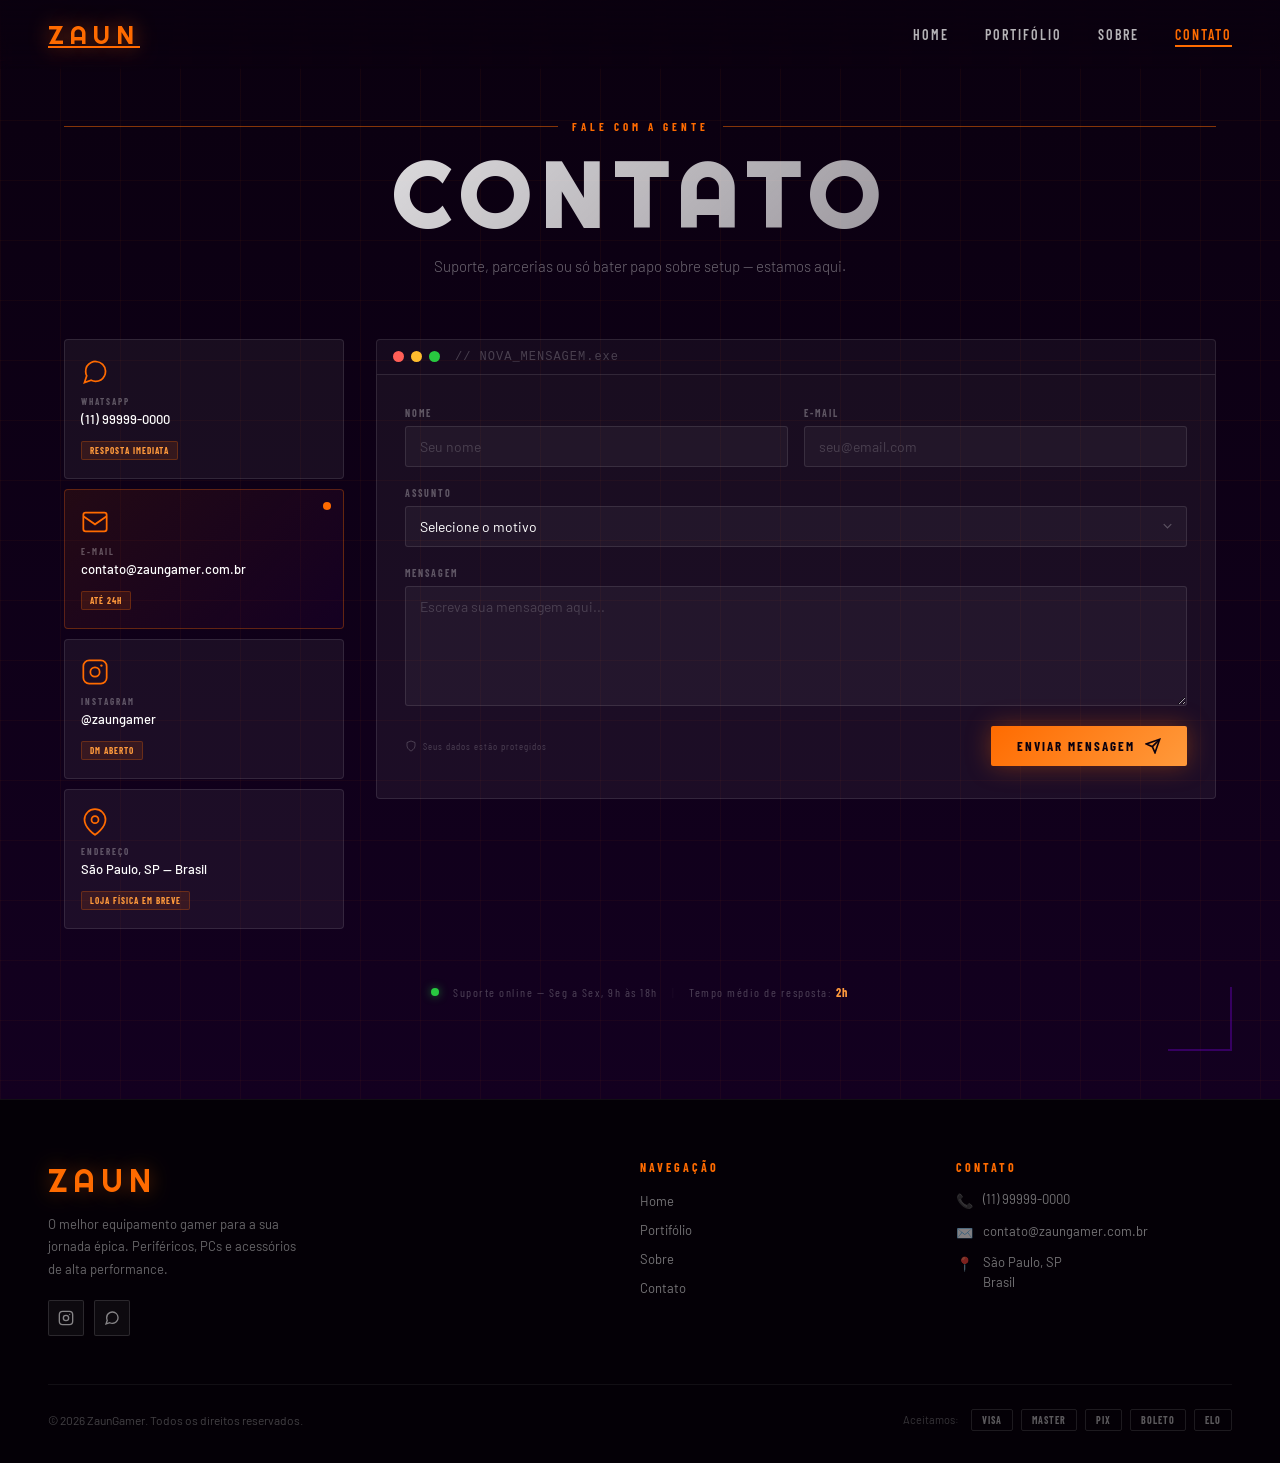
<file: src/pages/contato.html>
<!DOCTYPE html>
<html lang="pt-BR">
<head>
  <meta charset="UTF-8"/>
  <meta name="viewport" content="width=device-width, initial-scale=1.0"/>
  <title>ZAUN Gamer — Contato</title>
  <link rel="stylesheet" href="../css/style.css"/>
  <link href="https://fonts.googleapis.com/css2?family=Righteous&family=Barlow:wght@300;400;500;600;700&family=Barlow+Condensed:wght@400;600;700&display=swap" rel="stylesheet"/>
</head>
<body>

<!-- NAV -->
<nav>
  <a href="../index.html" class="nav-logo">ZAUN</a>
  <div class="nav-links">
    <a href="../../index.html">HOME</a>
    <a href="portifolio.html">PORTIFÓLIO</a>
    <a href="sobre.html">SOBRE</a>
    <a href="contato.html" class="active">CONTATO</a>
  </div>
</nav>

<!-- CONTATO -->
<section id="contato">
  <div class="contato-corner-br"></div>
  <div class="contato-inner">

    <div class="contato-header">
      <div class="contato-pre">
        <span class="contato-pre-line"></span>
        FALE COM A GENTE
        <span class="contato-pre-line"></span>
      </div>
      <h2 class="contato-title">CONTATO</h2>
      <p class="contato-sub">Suporte, parcerias ou só bater papo sobre setup — estamos aqui.</p>
    </div>

    <div class="contato-body">
      <div class="contato-canais">
        <div class="canal-card">
          <div class="canal-icon">
            <svg viewBox="0 0 24 24" fill="none" stroke="currentColor" stroke-width="1.5"><path d="M21 11.5a8.38 8.38 0 0 1-.9 3.8 8.5 8.5 0 0 1-7.6 4.7 8.38 8.38 0 0 1-3.8-.9L3 21l1.9-5.7a8.38 8.38 0 0 1-.9-3.8 8.5 8.5 0 0 1 4.7-7.6 8.38 8.38 0 0 1 3.8-.9h.5a8.48 8.48 0 0 1 8 8v.5z"/></svg>
          </div>
          <div class="canal-label">WhatsApp</div>
          <div class="canal-value">(11) 99999-0000</div>
          <div class="canal-badge">RESPOSTA IMEDIATA</div>
        </div>
        <div class="canal-card canal-card--destaque">
          <div class="canal-pulse"></div>
          <div class="canal-icon">
            <svg viewBox="0 0 24 24" fill="none" stroke="currentColor" stroke-width="1.5"><rect x="2" y="4" width="20" height="16" rx="2"/><path d="m2 7 10 7 10-7"/></svg>
          </div>
          <div class="canal-label">E-mail</div>
          <div class="canal-value">contato@zaungamer.com.br</div>
          <div class="canal-badge">ATÉ 24H</div>
        </div>
        <div class="canal-card">
          <div class="canal-icon">
            <svg viewBox="0 0 24 24" fill="none" stroke="currentColor" stroke-width="1.5"><rect x="2" y="2" width="20" height="20" rx="5"/><circle cx="12" cy="12" r="4"/><circle cx="17.5" cy="6.5" r="1" fill="currentColor" stroke="none"/></svg>
          </div>
          <div class="canal-label">Instagram</div>
          <div class="canal-value">@zaungamer</div>
          <div class="canal-badge">DM ABERTO</div>
        </div>
        <div class="canal-card">
          <div class="canal-icon">
            <svg viewBox="0 0 24 24" fill="none" stroke="currentColor" stroke-width="1.5"><path d="M21 10c0 7-9 13-9 13s-9-6-9-13a9 9 0 0 1 18 0z"/><circle cx="12" cy="10" r="3"/></svg>
          </div>
          <div class="canal-label">Endereço</div>
          <div class="canal-value">São Paulo, SP — Brasil</div>
          <div class="canal-badge">LOJA FÍSICA EM BREVE</div>
        </div>
      </div>

      <div class="contato-form-wrap">
        <div class="form-header-bar">
          <span class="form-dot"></span><span class="form-dot"></span><span class="form-dot"></span>
          <span class="form-bar-title">// NOVA_MENSAGEM.exe</span>
        </div>
        <div class="contato-form">
          <div class="cf-row">
            <div class="cf-group">
              <label class="cf-label">NOME</label>
              <div class="cf-input-wrap">
                <input class="cf-input" type="text" placeholder="Seu nome"/>
              </div>
            </div>
            <div class="cf-group">
              <label class="cf-label">E-MAIL</label>
              <div class="cf-input-wrap">
                <input class="cf-input" type="email" placeholder="seu@email.com"/>
              </div>
            </div>
          </div>
          <div class="cf-group">
            <label class="cf-label">ASSUNTO</label>
            <div class="cf-select-wrap">
              <select class="cf-input cf-select">
                <option value="" disabled selected>Selecione o motivo</option>
                <option>Suporte técnico</option>
                <option>Dúvida sobre produto</option>
                <option>Parceria / Afiliado</option>
                <option>Reclamação</option>
                <option>Outro</option>
              </select>
              <svg class="cf-select-arrow" viewBox="0 0 24 24" fill="none" stroke="currentColor" stroke-width="2"><path d="M6 9l6 6 6-6"/></svg>
            </div>
          </div>
          <div class="cf-group">
            <label class="cf-label">MENSAGEM</label>
            <div class="cf-input-wrap">
              <textarea class="cf-input cf-textarea" placeholder="Escreva sua mensagem aqui..."></textarea>
            </div>
          </div>
          <div class="cf-footer">
            <span class="cf-aviso">
              <svg viewBox="0 0 24 24" fill="none" stroke="currentColor" stroke-width="2" width="12" height="12"><path d="M12 22s8-4 8-10V5l-8-3-8 3v7c0 6 8 10 8 10z"/></svg>
              Seus dados estão protegidos
            </span>
            <button class="cf-btn" type="button">
              <span class="cf-btn-text">ENVIAR MENSAGEM</span>
              <svg viewBox="0 0 24 24" fill="none" stroke="currentColor" stroke-width="2.5" width="16" height="16"><path d="M22 2L11 13"/><path d="M22 2L15 22l-4-9-9-4 20-7z"/></svg>
            </button>
          </div>
        </div>
      </div>
    </div>

    <div class="contato-status">
      <span class="status-dot status-dot--on"></span>
      <span>Suporte online — Seg a Sex, 9h às 18h</span>
      <span class="status-sep">|</span>
      <span>Tempo médio de resposta: <strong>2h</strong></span>
    </div>

  </div>
</section>

<!-- FOOTER -->
<footer>
  <div class="footer-grid">
    <div class="footer-brand">
      <div class="footer-logo">ZAUN</div>
      <p class="footer-desc">O melhor equipamento gamer para a sua jornada épica. Periféricos, PCs e acessórios de alta performance.</p>
      <div class="social-links">
        <a href="#" class="social-btn" aria-label="Instagram">
          <svg width="16" height="16" viewBox="0 0 24 24" fill="none" stroke="currentColor" stroke-width="2"><rect x="2" y="2" width="20" height="20" rx="5"/><circle cx="12" cy="12" r="4"/><circle cx="17.5" cy="6.5" r="1" fill="currentColor" stroke="none"/></svg>
        </a>
        <a href="#" class="social-btn" aria-label="WhatsApp">
          <svg width="16" height="16" viewBox="0 0 24 24" fill="none" stroke="currentColor" stroke-width="2"><path d="M21 11.5a8.38 8.38 0 0 1-.9 3.8 8.5 8.5 0 0 1-7.6 4.7 8.38 8.38 0 0 1-3.8-.9L3 21l1.9-5.7a8.38 8.38 0 0 1-.9-3.8 8.5 8.5 0 0 1 4.7-7.6 8.38 8.38 0 0 1 3.8-.9h.5a8.48 8.48 0 0 1 8 8v.5z"/></svg>
        </a>
      </div>
    </div>
    <div>
      <div class="footer-col-title">Navegação</div>
      <ul class="footer-links">
        <li><a href="../index.html">Home</a></li>
        <li><a href="portifolio.html">Portifólio</a></li>
        <li><a href="sobre.html">Sobre</a></li>
        <li><a href="contato.html">Contato</a></li>
      </ul>
    </div>
    <div>
      <div class="footer-col-title">Contato</div>
      <div class="footer-contact-item"><span class="contact-icon">📞</span><span class="contact-text">(11) 99999-0000</span></div>
      <div class="footer-contact-item"><span class="contact-icon">✉️</span><span class="contact-text">contato@zaungamer.com.br</span></div>
      <div class="footer-contact-item"><span class="contact-icon">📍</span><span class="contact-text">São Paulo, SP<br>Brasil</span></div>
    </div>
  </div>
  <div class="footer-bottom">
    <span class="copyright">© 2026 ZaunGamer. Todos os direitos reservados.</span>
    <div class="footer-payments">
      <span style="font-size:11px;color:rgba(255,255,255,0.2);margin-right:4px;">Aceitamos:</span>
      <span class="payment-badge">VISA</span>
      <span class="payment-badge">MASTER</span>
      <span class="payment-badge">PIX</span>
      <span class="payment-badge">BOLETO</span>
      <span class="payment-badge">ELO</span>
    </div>
  </div>
</footer>
</body>
</html>
</file>
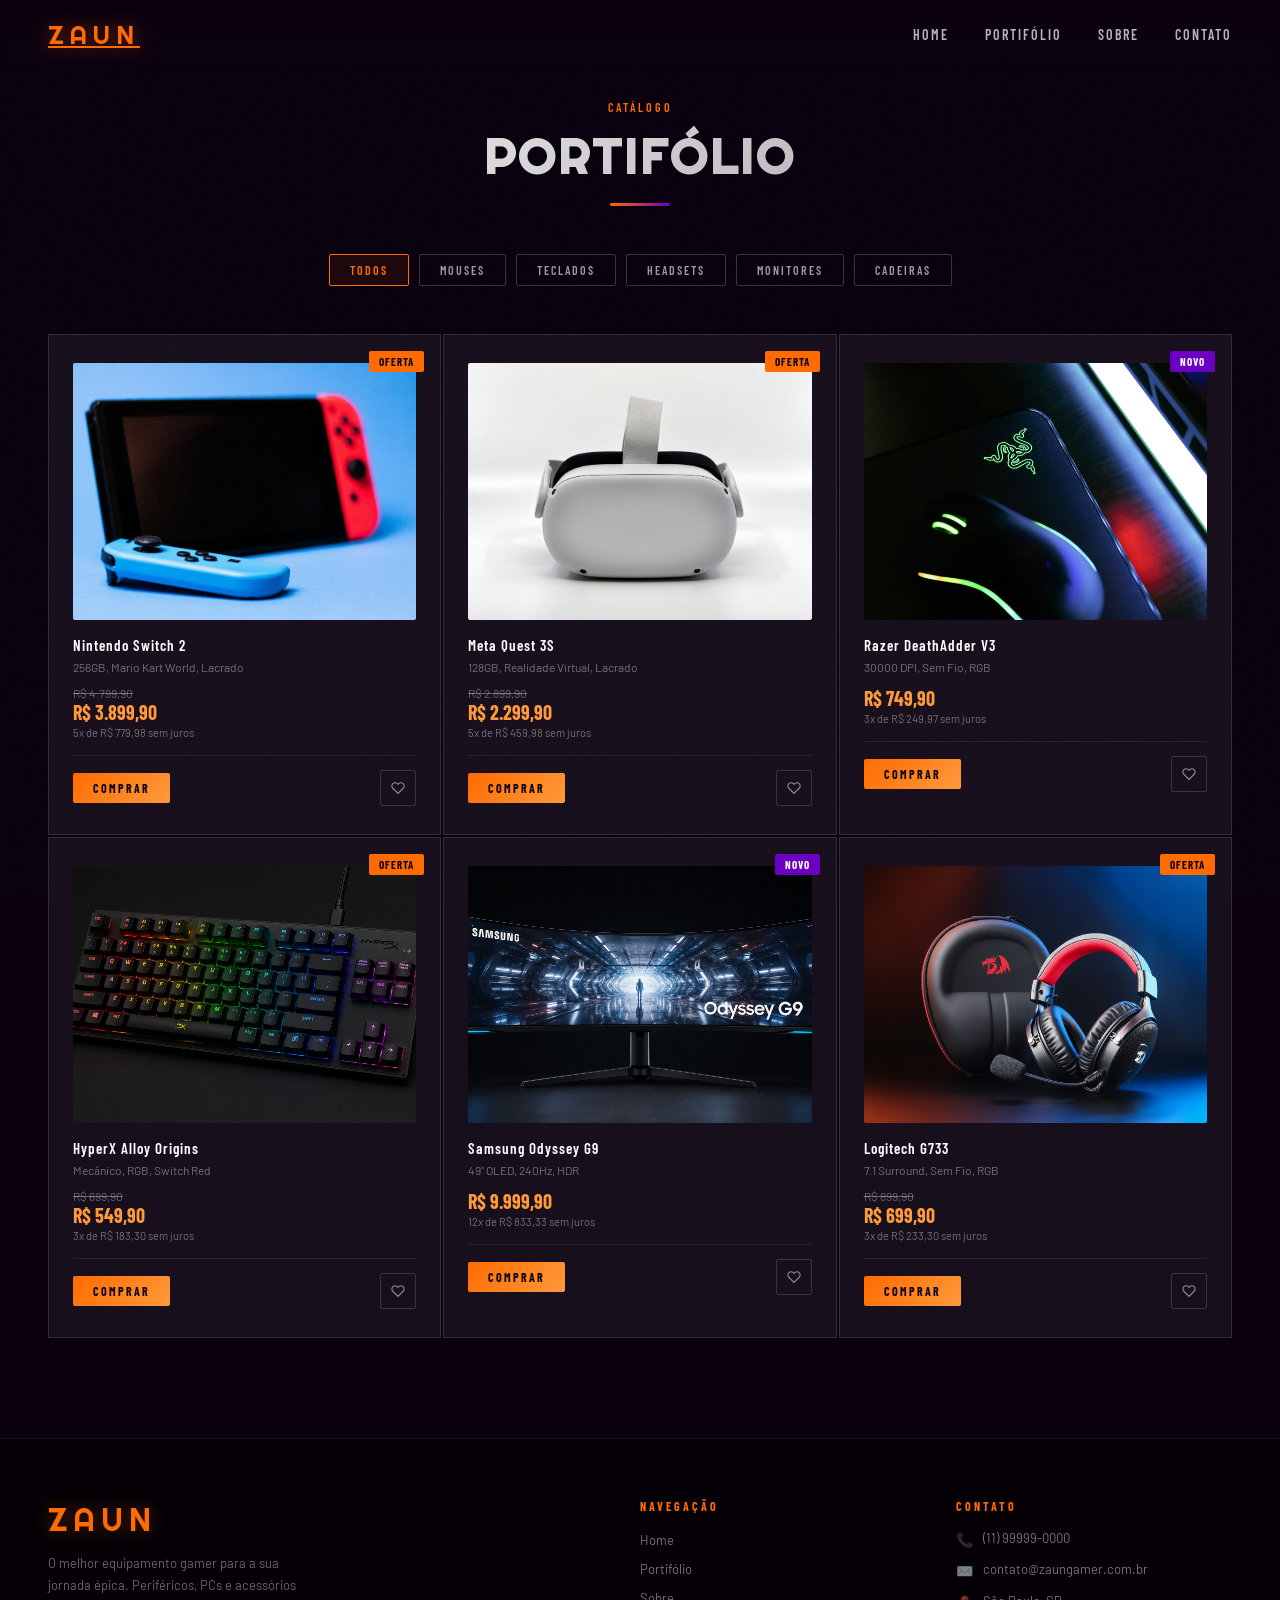
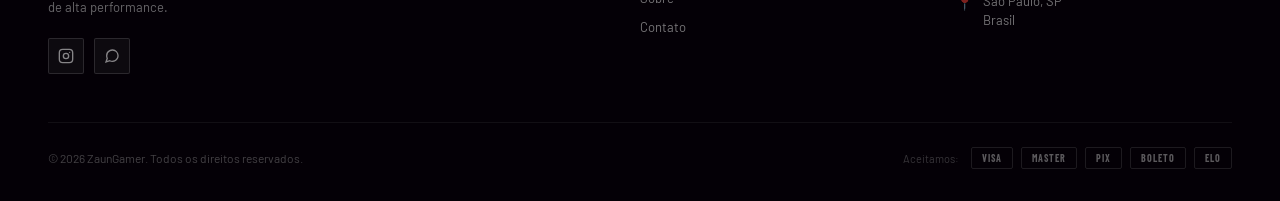
<file: src/pages/portifolio.html>
<!DOCTYPE html>
<html lang="pt-BR">
<head>
  <meta charset="UTF-8"/>
  <meta name="viewport" content="width=device-width, initial-scale=1.0"/>
  <title>ZAUN Gamer — Portifólio</title>
  <link rel="stylesheet" href="../css/style.css"/>
  <link href="https://fonts.googleapis.com/css2?family=Righteous&family=Barlow:wght@300;400;500;600;700&family=Barlow+Condensed:wght@400;600;700&display=swap" rel="stylesheet"/>
  <script>window.basePath = '../assets/';</script>
  <script src="../js/script.js" defer></script>
</head>
<body>

<!-- NAV -->
<nav>
  <a href="../../index.html" class="nav-logo">ZAUN</a>
  <div class="nav-links">
    <a href="../../index.html">HOME</a>
    <a href="portifolio.html" class="active">PORTIFÓLIO</a>
    <a href="sobre.html">SOBRE</a>
    <a href="contato.html">CONTATO</a>
  </div>
</nav>

<!-- PORTFÓLIO -->
<section id="portfolio">
  <div class="section-header">
    <span class="section-tag">Catálogo</span>
    <h2 class="section-title">PORTIFÓLIO</h2>
    <div class="divider-line"></div>
  </div>
  <div class="filter-bar">
    <button class="filter-btn active" onclick="filterProducts('todos',this)">Todos</button>
    <button class="filter-btn" onclick="filterProducts('mouse',this)">Mouses</button>
    <button class="filter-btn" onclick="filterProducts('teclado',this)">Teclados</button>
    <button class="filter-btn" onclick="filterProducts('headset',this)">Headsets</button>
    <button class="filter-btn" onclick="filterProducts('monitor',this)">Monitores</button>
    <button class="filter-btn" onclick="filterProducts('cadeira',this)">Cadeiras</button>
  </div>
  <div class="products-grid" id="productsGrid"></div>
</section>

<!-- FOOTER -->
<footer>
  <div class="footer-grid">
    <div class="footer-brand">
      <div class="footer-logo">ZAUN</div>
      <p class="footer-desc">O melhor equipamento gamer para a sua jornada épica. Periféricos, PCs e acessórios de alta performance.</p>
      <div class="social-links">
        <a href="#" class="social-btn" aria-label="Instagram">
          <svg width="16" height="16" viewBox="0 0 24 24" fill="none" stroke="currentColor" stroke-width="2"><rect x="2" y="2" width="20" height="20" rx="5"/><circle cx="12" cy="12" r="4"/><circle cx="17.5" cy="6.5" r="1" fill="currentColor" stroke="none"/></svg>
        </a>
        <a href="#" class="social-btn" aria-label="WhatsApp">
          <svg width="16" height="16" viewBox="0 0 24 24" fill="none" stroke="currentColor" stroke-width="2"><path d="M21 11.5a8.38 8.38 0 0 1-.9 3.8 8.5 8.5 0 0 1-7.6 4.7 8.38 8.38 0 0 1-3.8-.9L3 21l1.9-5.7a8.38 8.38 0 0 1-.9-3.8 8.5 8.5 0 0 1 4.7-7.6 8.38 8.38 0 0 1 3.8-.9h.5a8.48 8.48 0 0 1 8 8v.5z"/></svg>
        </a>
      </div>
    </div>
    <div>
      <div class="footer-col-title">Navegação</div>
      <ul class="footer-links">
        <li><a href="../index.html">Home</a></li>
        <li><a href="portifolio.html">Portifólio</a></li>
        <li><a href="sobre.html">Sobre</a></li>
        <li><a href="contato.html">Contato</a></li>
      </ul>
    </div>
    <div>
      <div class="footer-col-title">Contato</div>
      <div class="footer-contact-item"><span class="contact-icon">📞</span><span class="contact-text">(11) 99999-0000</span></div>
      <div class="footer-contact-item"><span class="contact-icon">✉️</span><span class="contact-text">contato@zaungamer.com.br</span></div>
      <div class="footer-contact-item"><span class="contact-icon">📍</span><span class="contact-text">São Paulo, SP<br>Brasil</span></div>
    </div>
  </div>
  <div class="footer-bottom">
    <span class="copyright">© 2026 ZaunGamer. Todos os direitos reservados.</span>
    <div class="footer-payments">
      <span style="font-size:11px;color:rgba(255,255,255,0.2);margin-right:4px;">Aceitamos:</span>
      <span class="payment-badge">VISA</span>
      <span class="payment-badge">MASTER</span>
      <span class="payment-badge">PIX</span>
      <span class="payment-badge">BOLETO</span>
      <span class="payment-badge">ELO</span>
    </div>
  </div>
</footer>
</body>
</html>
</file>
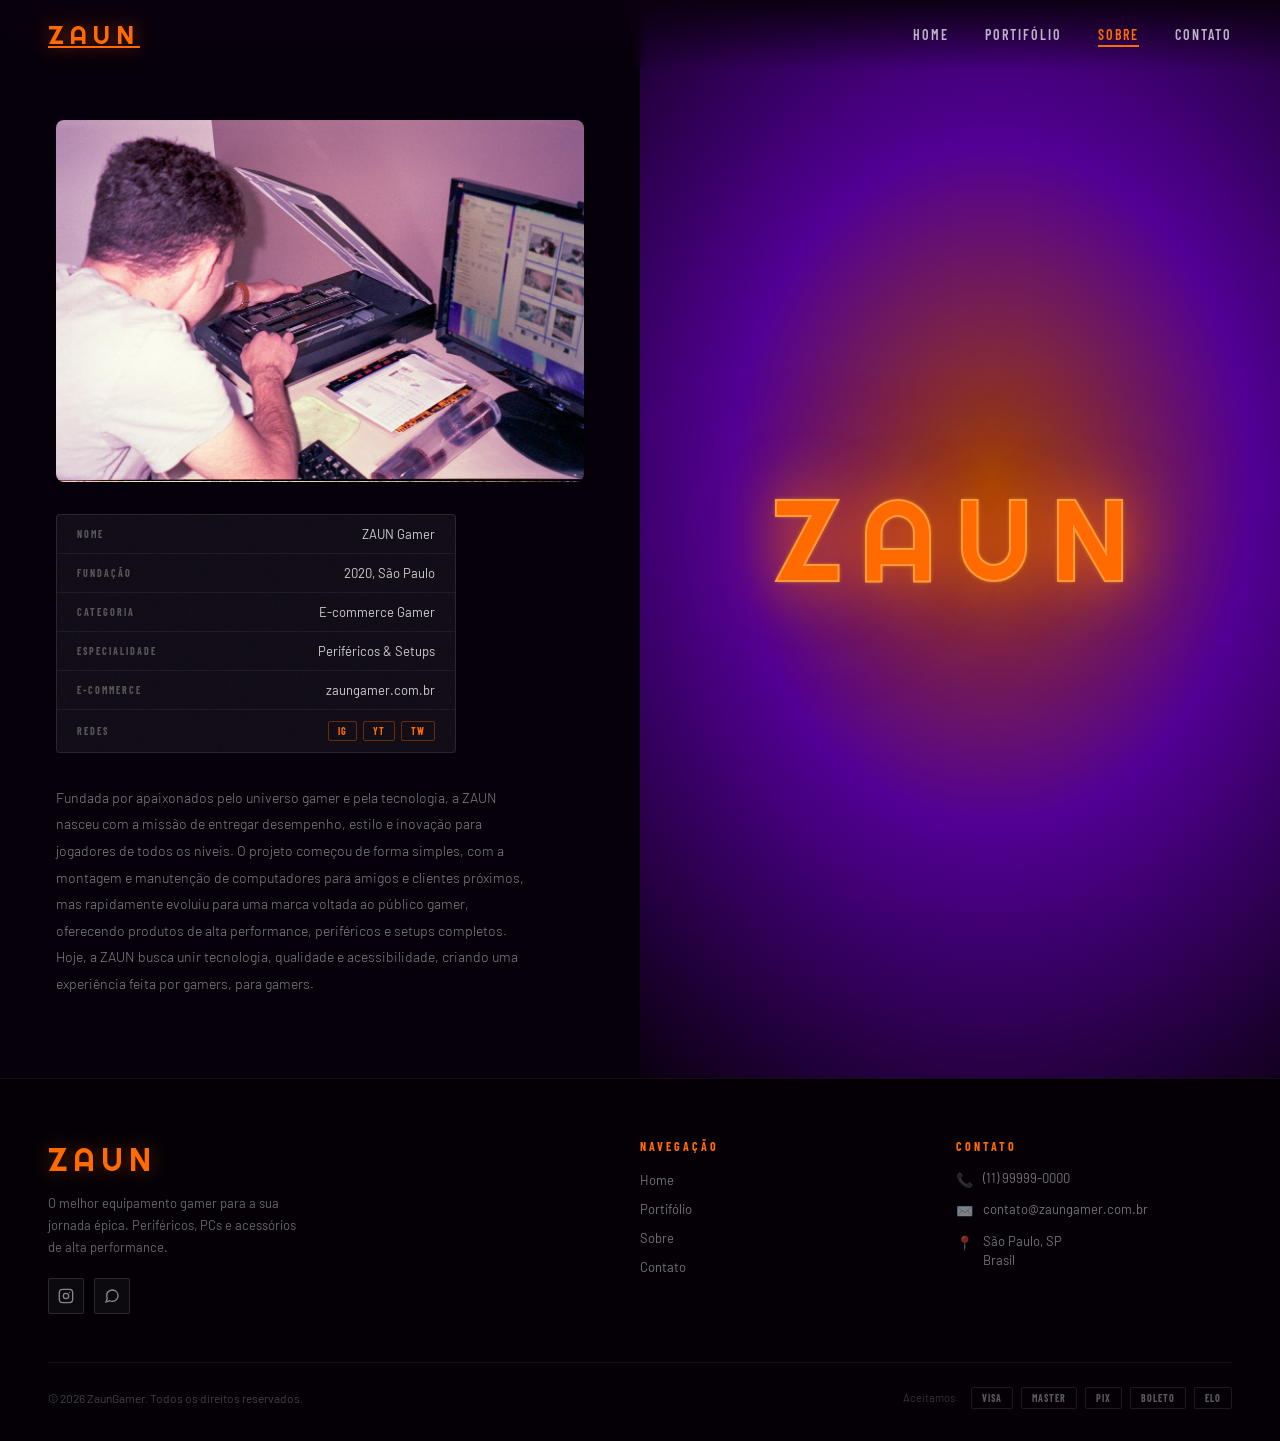
<file: src/pages/sobre.html>
<!DOCTYPE html>
<html lang="pt-BR">
<head>
  <meta charset="UTF-8"/>
  <meta name="viewport" content="width=device-width, initial-scale=1.0"/>
  <title>ZAUN Gamer — Sobre</title>
  <link rel="stylesheet" href="../css/style.css"/>
  <link href="https://fonts.googleapis.com/css2?family=Righteous&family=Barlow:wght@300;400;500;600;700&family=Barlow+Condensed:wght@400;600;700&display=swap" rel="stylesheet"/>
</head>
<body>

<!-- NAV -->
<nav>
  <a href="../../index.html" class="nav-logo">ZAUN</a>
  <div class="nav-links">
    <a href="../../index.html">HOME</a>
    <a href="portifolio.html">PORTIFÓLIO</a>
    <a href="sobre.html" class="active">SOBRE</a>
    <a href="contato.html">CONTATO</a>
  </div>
</nav>

<!-- SOBRE -->
<section id="sobre" class="sobre-section">
  <div class="sobre-left">
    <div class="sobre-img-wrap">
      <img src="../assets/sobre-homem.jpg" alt="Foto do fundador da ZAUN" class="sobre-img"/>
      <div class="sobre-img-placeholder"></div>
    </div>
    <div class="sobre-info-card">
      <div class="sobre-info-row"><span class="info-label">Nome</span><span class="info-value">ZAUN Gamer</span></div>
      <div class="sobre-info-row"><span class="info-label">Fundação</span><span class="info-value">2020, São Paulo</span></div>
      <div class="sobre-info-row"><span class="info-label">Categoria</span><span class="info-value">E-commerce Gamer</span></div>
      <div class="sobre-info-row"><span class="info-label">Especialidade</span><span class="info-value">Periféricos & Setups</span></div>
      <div class="sobre-info-row"><span class="info-label">E-commerce</span><span class="info-value">zaungamer.com.br</span></div>
      <div class="sobre-info-row"><span class="info-label">Redes</span>
        <span class="info-value">
          <a href="#" class="sobre-social">IG</a>
          <a href="#" class="sobre-social">YT</a>
          <a href="#" class="sobre-social">TW</a>
        </span>
      </div>
    </div>
    <div class="sobre-texto">
      <p>Fundada por apaixonados pelo universo gamer e pela tecnologia, a ZAUN nasceu com a missão de entregar desempenho, estilo e inovação para jogadores de todos os níveis. O projeto começou de forma simples, com a montagem e manutenção de computadores para amigos e clientes próximos, mas rapidamente evoluiu para uma marca voltada ao público gamer, oferecendo produtos de alta performance, periféricos e setups completos. Hoje, a ZAUN busca unir tecnologia, qualidade e acessibilidade, criando uma experiência feita por gamers, para gamers.</p>
    </div>
  </div>
  <div class="sobre-right">
    <div class="sobre-bg-glow"></div>
    <div class="sobre-logo-giant">ZAUN</div>
  </div>
</section>

<!-- FOOTER -->
<footer>
  <div class="footer-grid">
    <div class="footer-brand">
      <div class="footer-logo">ZAUN</div>
      <p class="footer-desc">O melhor equipamento gamer para a sua jornada épica. Periféricos, PCs e acessórios de alta performance.</p>
      <div class="social-links">
        <a href="#" class="social-btn" aria-label="Instagram">
          <svg width="16" height="16" viewBox="0 0 24 24" fill="none" stroke="currentColor" stroke-width="2"><rect x="2" y="2" width="20" height="20" rx="5"/><circle cx="12" cy="12" r="4"/><circle cx="17.5" cy="6.5" r="1" fill="currentColor" stroke="none"/></svg>
        </a>
        <a href="#" class="social-btn" aria-label="WhatsApp">
          <svg width="16" height="16" viewBox="0 0 24 24" fill="none" stroke="currentColor" stroke-width="2"><path d="M21 11.5a8.38 8.38 0 0 1-.9 3.8 8.5 8.5 0 0 1-7.6 4.7 8.38 8.38 0 0 1-3.8-.9L3 21l1.9-5.7a8.38 8.38 0 0 1-.9-3.8 8.5 8.5 0 0 1 4.7-7.6 8.38 8.38 0 0 1 3.8-.9h.5a8.48 8.48 0 0 1 8 8v.5z"/></svg>
        </a>
      </div>
    </div>
    <div>
      <div class="footer-col-title">Navegação</div>
      <ul class="footer-links">
        <li><a href="../index.html">Home</a></li>
        <li><a href="portifolio.html">Portifólio</a></li>
        <li><a href="sobre.html">Sobre</a></li>
        <li><a href="contato.html">Contato</a></li>
      </ul>
    </div>
    <div>
      <div class="footer-col-title">Contato</div>
      <div class="footer-contact-item"><span class="contact-icon">📞</span><span class="contact-text">(11) 99999-0000</span></div>
      <div class="footer-contact-item"><span class="contact-icon">✉️</span><span class="contact-text">contato@zaungamer.com.br</span></div>
      <div class="footer-contact-item"><span class="contact-icon">📍</span><span class="contact-text">São Paulo, SP<br>Brasil</span></div>
    </div>
  </div>
  <div class="footer-bottom">
    <span class="copyright">© 2026 ZaunGamer. Todos os direitos reservados.</span>
    <div class="footer-payments">
      <span style="font-size:11px;color:rgba(255,255,255,0.2);margin-right:4px;">Aceitamos:</span>
      <span class="payment-badge">VISA</span>
      <span class="payment-badge">MASTER</span>
      <span class="payment-badge">PIX</span>
      <span class="payment-badge">BOLETO</span>
      <span class="payment-badge">ELO</span>
    </div>
  </div>
</footer>
</body>
</html>
</file>
<file: src/css/style.css>
*,*::before,*::after{box-sizing:border-box;margin:0;padding:0;}
:root{
  --orange:#ff6b00;
  --orange-light:#ff9a3c;
  --purple:#6b00c2;
  --white:#ffffff;
  --dark:#0a000f;
  --card-bg:rgba(255,255,255,0.06);
  --card-border:rgba(255,255,255,0.12);
  --font-display:'Righteous',cursive;
  --font-body:'Barlow',sans-serif;
  --font-cond:'Barlow Condensed',sans-serif;
}
html{scroll-behavior:smooth;}
body{background:var(--dark);color:var(--white);font-family:var(--font-body);overflow-x:hidden;}

body::before{
  content:'';position:fixed;inset:0;
  background-image:url("data:image/svg+xml,%3Csvg viewBox='0 0 200 200' xmlns='http://www.w3.org/2000/svg'%3E%3Cfilter id='n'%3E%3CfeTurbulence type='fractalNoise' baseFrequency='0.9' numOctaves='4' stitchTiles='stitch'/%3E%3C/filter%3E%3Crect width='100%25' height='100%25' filter='url(%23n)' opacity='0.04'/%3E%3C/svg%3E");
  pointer-events:none;z-index:0;opacity:0.4;
}

/* NAV */
nav{
  position:fixed;top:0;left:0;right:0;z-index:100;
  display:flex;align-items:center;justify-content:space-between;
  padding:18px 48px;
  background:linear-gradient(180deg,rgba(10,0,15,0.95) 0%,transparent 100%);
  backdrop-filter:blur(4px);
}
.nav-logo{font-family:'Righteous',cursive;font-size:26px;letter-spacing:6px;color:var(--orange);text-shadow:0 0 20px rgba(255,107,0,0.5);}
.nav-links{display:flex;gap:36px;}
.nav-links a{font-family:var(--font-cond);font-size:14px;font-weight:600;letter-spacing:2px;text-decoration:none;color:rgba(255,255,255,0.7);text-transform:uppercase;transition:color .2s;position:relative;}
.nav-links a::after{content:'';position:absolute;bottom:-4px;left:0;width:0;height:2px;background:var(--orange);transition:width .3s;}
.nav-links a:hover{color:var(--white);}
.nav-links a:hover::after,.nav-links a.active::after{width:100%;}
.nav-links a.active{color:var(--orange);}

/* HERO */
#home{position:relative;min-height:100vh;display:flex;align-items:center;justify-content:center;overflow:hidden;}
.hero-bg{position:absolute;inset:0;background-image:url('bg-hero.jpg');background-size:cover;background-position:center top;}
.hero-bg::after{content:'';position:absolute;inset:0;background:linear-gradient(180deg,rgba(5,0,10,0.15) 0%,rgba(5,0,10,0.05) 30%,rgba(5,0,10,0.45) 70%,rgba(5,0,10,0.95) 100%),linear-gradient(90deg,rgba(5,0,10,0.15) 0%,transparent 30%,rgba(5,0,10,0.15) 100%);}
.hero-content{position:relative;z-index:2;text-align:center;animation:fadeUp .8s ease both;}
@keyframes fadeUp{from{opacity:0;transform:translateY(30px);}to{opacity:1;transform:translateY(0);}}
.hero-tagline{font-family:var(--font-cond);font-size:14px;font-weight:600;letter-spacing:4px;color:var(--orange-light);text-transform:uppercase;margin-bottom:16px;display:flex;align-items:center;justify-content:center;gap:12px;}
.hero-tagline::before,.hero-tagline::after{content:'';width:40px;height:1px;background:var(--orange);}
.hero-title{font-family:'Righteous',cursive;font-size:clamp(80px,18vw,160px);line-height:0.9;letter-spacing:12px;color:var(--orange);-webkit-text-stroke:2px var(--orange-light);text-shadow:0 0 40px rgba(255,107,0,0.8),0 0 80px rgba(255,107,0,0.4);margin-bottom:20px;}
.hero-subtitle{font-size:16px;font-weight:300;color:rgba(255,255,255,0.7);letter-spacing:1px;margin-bottom:40px;max-width:480px;margin-left:auto;margin-right:auto;}
.hero-cta{display:inline-flex;align-items:center;gap:10px;background:linear-gradient(135deg,var(--orange),var(--orange-light));color:var(--dark);font-family:var(--font-cond);font-size:15px;font-weight:700;letter-spacing:2px;text-transform:uppercase;text-decoration:none;padding:14px 36px;border-radius:2px;transition:transform .2s,box-shadow .2s;box-shadow:0 0 30px rgba(255,107,0,0.4);}
.hero-cta:hover{transform:translateY(-2px);box-shadow:0 8px 40px rgba(255,107,0,0.6);}
.hero-cta svg{width:18px;height:18px;}
.hero-scroll{position:absolute;bottom:32px;left:50%;transform:translateX(-50%);display:flex;flex-direction:column;align-items:center;gap:8px;font-family:var(--font-cond);font-size:11px;letter-spacing:2px;color:rgba(255,255,255,0.4);animation:bounce 2s infinite;}
@keyframes bounce{0%,100%{transform:translateX(-50%) translateY(0);}50%{transform:translateX(-50%) translateY(6px);}}
.hero-scroll svg{width:20px;height:20px;opacity:0.4;}

/* SECTION BASE */
section{position:relative;z-index:1;}
.section-header{text-align:center;margin-bottom:48px;}
.section-tag{font-family:var(--font-cond);font-size:12px;font-weight:600;letter-spacing:3px;color:var(--orange);text-transform:uppercase;margin-bottom:12px;display:block;}
.section-title{font-family:var(--font-display);font-size:clamp(28px,4vw,48px);letter-spacing:3px;background:linear-gradient(135deg,var(--white) 0%,rgba(255,255,255,0.6) 100%);-webkit-background-clip:text;-webkit-text-fill-color:transparent;background-clip:text;}
.divider-line{width:60px;height:3px;background:linear-gradient(90deg,var(--orange),var(--purple));margin:16px auto 0;border-radius:2px;}

/* PORTFÓLIO */
#portfolio{padding:100px 48px;}
.filter-bar{display:flex;gap:10px;justify-content:center;flex-wrap:wrap;margin-bottom:48px;}
.filter-btn{font-family:var(--font-cond);font-size:12px;font-weight:600;letter-spacing:2px;text-transform:uppercase;padding:8px 20px;border-radius:2px;cursor:pointer;border:1.5px solid rgba(255,255,255,0.2);background:transparent;color:rgba(255,255,255,0.6);transition:all .2s;}
.filter-btn:hover,.filter-btn.active{border-color:var(--orange);color:var(--orange);background:rgba(255,107,0,0.08);}
.products-grid{display:flex;flex-wrap:wrap;gap:2px;max-width:1200px;margin:0 auto;}
.products-grid .product-card{flex:1 1 calc(33.333% - 2px);min-width:260px;}
.product-card{background:var(--card-bg);border:1px solid var(--card-border);padding:28px 24px;cursor:pointer;transition:all .3s;position:relative;overflow:hidden;animation:fadeUp .6s ease both;}
.product-card::before{content:'';position:absolute;inset:0;background:linear-gradient(135deg,rgba(255,107,0,0.08),transparent);opacity:0;transition:opacity .3s;}
.product-card:hover{border-color:rgba(255,107,0,0.4);transform:translateY(-4px);}
.product-card:hover::before{opacity:1;}
.product-card:nth-child(1){animation-delay:.1s;}
.product-card:nth-child(2){animation-delay:.2s;}
.product-card:nth-child(3){animation-delay:.3s;}
.product-card:nth-child(4){animation-delay:.4s;}
.product-card:nth-child(5){animation-delay:.5s;}
.product-card:nth-child(6){animation-delay:.6s;}
.product-img{width:100%;aspect-ratio:4/3;background:linear-gradient(135deg,rgba(107,0,194,0.2),rgba(255,107,0,0.1));border-radius:2px;margin-bottom:16px;display:flex;align-items:center;justify-content:center;font-size:11px;color:rgba(255,255,255,0.3);letter-spacing:2px;}
.product-img img{width:100%;height:100%;object-fit:contain;border-radius:2px;}
.product-badge{position:absolute;top:16px;right:16px;font-family:var(--font-cond);font-size:11px;font-weight:700;letter-spacing:1px;padding:4px 10px;border-radius:2px;}
.badge-sale{background:var(--orange);color:var(--dark);}
.badge-new{background:var(--purple);color:var(--white);}
.product-name{font-family:var(--font-cond);font-size:15px;font-weight:600;letter-spacing:1px;color:var(--white);margin-bottom:4px;line-height:1.3;}
.product-specs{font-size:12px;color:rgba(255,255,255,0.4);margin-bottom:12px;}
.product-price-old{font-size:12px;color:rgba(255,255,255,0.35);text-decoration:line-through;}
.product-price{font-family:var(--font-cond);font-size:20px;font-weight:700;color:var(--orange-light);}
.product-install{font-size:11px;color:rgba(255,255,255,0.4);margin-top:2px;}
.product-footer{display:flex;align-items:center;justify-content:space-between;margin-top:16px;padding-top:14px;border-top:1px solid rgba(255,255,255,0.08);}
.btn-buy{font-family:var(--font-cond);font-size:12px;font-weight:700;letter-spacing:2px;text-transform:uppercase;padding:8px 20px;border-radius:2px;background:linear-gradient(135deg,var(--orange),var(--orange-light));color:var(--dark);border:none;cursor:pointer;transition:all .2s;}
.btn-buy:hover{box-shadow:0 4px 20px rgba(255,107,0,0.5);transform:translateY(-1px);}
.btn-wishlist{width:36px;height:36px;border-radius:2px;border:1px solid rgba(255,255,255,0.15);background:transparent;color:rgba(255,255,255,0.5);cursor:pointer;transition:all .2s;display:flex;align-items:center;justify-content:center;}
.btn-wishlist:hover{border-color:var(--orange);color:var(--orange);}

/* DESTAQUES */
#destaques{padding:80px 48px;background:linear-gradient(180deg,transparent,rgba(107,0,194,0.08),transparent);}
.destaque-slider{display:flex;gap:24px;overflow-x:auto;padding-bottom:16px;scrollbar-width:thin;scrollbar-color:var(--orange) transparent;}
.destaque-slider::-webkit-scrollbar{height:3px;}
.destaque-slider::-webkit-scrollbar-thumb{background:var(--orange);border-radius:2px;}
.destaque-card{min-width:320px;background:var(--card-bg);border:1px solid var(--card-border);border-radius:4px;overflow:hidden;flex-shrink:0;transition:all .3s;}
.destaque-card:hover{border-color:rgba(255,107,0,0.5);transform:translateY(-4px);}
.destaque-img{width:100%;height:180px;background:linear-gradient(135deg,rgba(107,0,194,0.3),rgba(255,107,0,0.2));display:flex;align-items:center;justify-content:center;overflow:hidden;}
.destaque-img img{width:100%;height:100%;object-fit:contain;padding:12px;}
.destaque-info{padding:20px;}
.destaque-tag{font-family:var(--font-cond);font-size:11px;font-weight:700;letter-spacing:2px;color:var(--orange);text-transform:uppercase;margin-bottom:6px;}
.destaque-name{font-family:var(--font-cond);font-size:16px;font-weight:600;color:var(--white);margin-bottom:4px;line-height:1.3;}
.destaque-desc{font-size:12px;color:rgba(255,255,255,0.45);margin-bottom:14px;}
.price-vista{font-family:var(--font-cond);font-size:18px;font-weight:700;color:var(--orange-light);}
.price-ou{font-size:11px;color:rgba(255,255,255,0.3);margin:2px 0;}
.price-parcel{font-size:12px;color:rgba(255,255,255,0.5);}
.price-parcel strong{color:var(--white);}

/* PRICING */
#pricing{padding:100px 48px;}
.pricing-grid{display:flex;flex-wrap:wrap;gap:2px;justify-content:center;max-width:900px;margin:0 auto;}
.pricing-card{flex:1 1 260px;max-width:320px;background:var(--card-bg);border:1px solid var(--card-border);padding:36px 28px;text-align:center;position:relative;transition:all .3s;}
.pricing-card.featured{border-color:rgba(255,107,0,0.5);background:linear-gradient(180deg,rgba(255,107,0,0.08),rgba(107,0,194,0.05));transform:scaleY(1.02);z-index:2;}
.pricing-card:hover{border-color:rgba(255,107,0,0.4);}
.popular-badge{position:absolute;top:-12px;left:50%;transform:translateX(-50%);font-family:var(--font-cond);font-size:11px;font-weight:700;letter-spacing:2px;padding:4px 16px;background:var(--orange);color:var(--dark);border-radius:2px;}
.plan-name{font-family:var(--font-display);font-size:18px;letter-spacing:3px;color:rgba(255,255,255,0.6);margin-bottom:20px;}
.featured .plan-name{color:var(--orange-light);}
.plan-price{font-family:var(--font-display);font-size:42px;color:var(--white);margin-bottom:4px;}
.plan-period{font-size:12px;color:rgba(255,255,255,0.3);margin-bottom:28px;}
.plan-features{list-style:none;text-align:left;margin-bottom:28px;}
.plan-features li{font-size:13px;color:rgba(255,255,255,0.6);padding:8px 0;border-bottom:1px solid rgba(255,255,255,0.06);display:flex;align-items:center;gap:8px;}
.plan-features li::before{content:'';width:6px;height:6px;border-radius:50%;background:var(--orange);flex-shrink:0;}
.plan-features li.inactive{color:rgba(255,255,255,0.2);}
.plan-features li.inactive::before{background:rgba(255,255,255,0.1);}
.btn-plan{width:100%;padding:12px;border-radius:2px;font-family:var(--font-cond);font-size:13px;font-weight:700;letter-spacing:2px;text-transform:uppercase;cursor:pointer;transition:all .2s;border:1.5px solid rgba(255,107,0,0.4);background:transparent;color:var(--orange);}
.featured .btn-plan{background:linear-gradient(135deg,var(--orange),var(--orange-light));border-color:transparent;color:var(--dark);box-shadow:0 4px 24px rgba(255,107,0,0.35);}
.btn-plan:hover{transform:translateY(-2px);}

/* CHECKOUT */
#checkout{padding:100px 48px 60px;background:linear-gradient(180deg,transparent,rgba(107,0,194,0.12));}
.checkout-grid{display:flex;flex-wrap:wrap;gap:2px;max-width:1000px;margin:0 auto;}
.checkout-left,.checkout-right{flex:1 1 400px;background:var(--card-bg);border:1px solid var(--card-border);padding:36px 32px;}
.checkout-left{border-right:none;}
.block-title{font-family:var(--font-cond);font-size:13px;font-weight:700;letter-spacing:3px;text-transform:uppercase;color:var(--orange);margin-bottom:24px;display:flex;align-items:center;gap:10px;}
.block-title::after{content:'';flex:1;height:1px;background:rgba(255,107,0,0.2);}
.form-row{display:flex;flex-wrap:wrap;gap:12px;margin-bottom:12px;}
.form-row .form-group{flex:1 1 140px;}
.form-row.full .form-group{flex:1 1 100%;}
.form-group label{display:block;font-family:var(--font-cond);font-size:11px;font-weight:600;letter-spacing:1.5px;text-transform:uppercase;color:rgba(255,255,255,0.4);margin-bottom:6px;}
.form-group input,.form-group select{width:100%;background:rgba(255,255,255,0.04);border:1px solid rgba(255,255,255,0.1);border-radius:2px;padding:10px 14px;color:var(--white);font-family:var(--font-body);font-size:14px;outline:none;transition:border-color .2s;}
.form-group input:focus,.form-group select:focus{border-color:var(--orange);}
.form-group input::placeholder{color:rgba(255,255,255,0.2);}
.form-group select{appearance:none;cursor:pointer;}
.form-group select option{background:var(--dark);}
.pay-methods{display:flex;gap:8px;margin-bottom:24px;}
.pay-tab{flex:1;padding:10px;border-radius:2px;text-align:center;cursor:pointer;border:1.5px solid rgba(255,255,255,0.1);background:transparent;font-family:var(--font-cond);font-size:12px;font-weight:600;letter-spacing:1px;color:rgba(255,255,255,0.4);transition:all .2s;}
.pay-tab.active,.pay-tab:hover{border-color:var(--orange);color:var(--orange);background:rgba(255,107,0,0.06);}
.pay-icons{display:flex;gap:8px;margin-bottom:20px;}
.pay-icon{padding:6px 12px;border-radius:2px;border:1px solid rgba(255,255,255,0.1);font-family:var(--font-cond);font-size:11px;font-weight:700;letter-spacing:1px;color:rgba(255,255,255,0.5);background:rgba(255,255,255,0.03);}
.card-number-wrap{position:relative;}
.card-chip{position:absolute;right:14px;top:50%;transform:translateY(-50%);font-size:18px;opacity:0.3;}
.order-item{display:flex;align-items:center;gap:14px;padding:14px 0;border-bottom:1px solid rgba(255,255,255,0.06);}
.order-thumb{width:56px;height:56px;border-radius:2px;flex-shrink:0;background:linear-gradient(135deg,rgba(107,0,194,0.25),rgba(255,107,0,0.15));display:flex;align-items:center;justify-content:center;font-size:10px;color:rgba(255,255,255,0.2);}
.order-item-name{flex:1;font-size:13px;font-weight:500;color:var(--white);}
.order-item-qty{font-size:11px;color:rgba(255,255,255,0.35);}
.order-item-price{font-family:var(--font-cond);font-size:14px;font-weight:600;color:var(--orange-light);}
.order-totals{margin-top:16px;}
.total-row{display:flex;justify-content:space-between;padding:6px 0;font-size:13px;color:rgba(255,255,255,0.5);}
.total-row.main{font-family:var(--font-cond);font-size:18px;font-weight:700;color:var(--white);border-top:1px solid rgba(255,255,255,0.1);padding-top:14px;margin-top:8px;}
.total-row.main span:last-child{color:var(--orange-light);}
.security-badges{display:flex;gap:12px;margin-top:20px;padding-top:20px;border-top:1px solid rgba(255,255,255,0.06);}
.sec-badge{display:flex;align-items:center;gap:6px;font-size:11px;color:rgba(255,255,255,0.35);}
.sec-badge svg{width:14px;height:14px;opacity:0.5;}
.btn-checkout{width:100%;margin-top:20px;padding:16px;border-radius:2px;font-family:var(--font-display);font-size:16px;letter-spacing:3px;background:linear-gradient(135deg,var(--orange),var(--orange-light));color:var(--dark);border:none;cursor:pointer;box-shadow:0 4px 30px rgba(255,107,0,0.4);transition:all .2s;}
.btn-checkout:hover{box-shadow:0 8px 40px rgba(255,107,0,0.6);transform:translateY(-2px);}
.pix-section{display:none;text-align:center;padding:20px;}
.pix-section.show{display:block;}
.pix-code{font-family:monospace;font-size:12px;background:rgba(255,255,255,0.05);border:1px solid rgba(255,255,255,0.1);padding:12px 16px;border-radius:2px;color:rgba(255,255,255,0.5);word-break:break-all;margin:12px 0;letter-spacing:1px;}
.pix-timer{font-family:var(--font-display);font-size:28px;color:var(--orange);margin:8px 0;}
.boleto-section{display:none;text-align:center;padding:12px;}
.boleto-section.show{display:block;}

/* FOOTER */
footer{background:rgba(0,0,0,0.6);border-top:1px solid rgba(255,255,255,0.06);padding:60px 48px 32px;position:relative;z-index:1;}
.footer-grid{display:flex;flex-wrap:wrap;gap:40px;margin-bottom:48px;}
.footer-brand{flex:2 1 240px;}
.footer-grid > div:not(.footer-brand){flex:1 1 120px;}
.footer-logo{font-family:'Righteous',cursive;font-size:32px;letter-spacing:6px;color:var(--orange);text-shadow:0 0 20px rgba(255,107,0,0.4);margin-bottom:12px;}
.footer-desc{font-size:13px;color:rgba(255,255,255,0.4);line-height:1.7;max-width:260px;margin-bottom:20px;}
.social-links{display:flex;gap:10px;}
.social-btn{width:36px;height:36px;border-radius:2px;border:1px solid rgba(255,255,255,0.12);background:rgba(255,255,255,0.04);display:flex;align-items:center;justify-content:center;color:rgba(255,255,255,0.5);text-decoration:none;transition:all .2s;}
.social-btn:hover{border-color:var(--orange);color:var(--orange);background:rgba(255,107,0,0.08);}
.footer-col-title{font-family:var(--font-cond);font-size:12px;font-weight:700;letter-spacing:3px;text-transform:uppercase;color:var(--orange);margin-bottom:16px;}
.footer-links{list-style:none;}
.footer-links li{margin-bottom:10px;}
.footer-links a{font-size:13px;color:rgba(255,255,255,0.45);text-decoration:none;transition:color .2s;}
.footer-links a:hover{color:var(--white);}
.footer-contact-item{display:flex;align-items:flex-start;gap:10px;margin-bottom:12px;}
.contact-icon{font-size:14px;opacity:0.5;flex-shrink:0;margin-top:2px;}
.contact-text{font-size:13px;color:rgba(255,255,255,0.45);line-height:1.5;}
.footer-bottom{display:flex;align-items:center;justify-content:space-between;padding-top:24px;border-top:1px solid rgba(255,255,255,0.06);}
.copyright{font-size:12px;color:rgba(255,255,255,0.25);}
.footer-payments{display:flex;gap:8px;align-items:center;}
.payment-badge{padding:4px 10px;border-radius:2px;border:1px solid rgba(255,255,255,0.1);font-family:var(--font-cond);font-size:10px;font-weight:700;letter-spacing:1px;color:rgba(255,255,255,0.35);}

/* ===================== SOBRE ===================== */
#sobre{
  display:flex;
  min-height:100vh;

  position:relative;
  z-index:1;
}

/* Lado esquerdo: conteúdo */
.sobre-left{
  flex:0 0 50%;
  display:flex;
  flex-direction:column;
  gap:32px;
  padding:120px 56px 80px;
  background:rgba(5,0,10,0.7);
  position:relative;
  z-index:2;
}

/* Placeholder de imagem */
.sobre-img{
    width: 100%;
    height: 100%;
    object-fit: cover;
    display: block;
    border-radius: 8px;
}

/* Card de informações */
.sobre-info-card{
  width:100%;
  max-width:400px;
  background:rgba(255,255,255,0.05);
  border:1px solid rgba(255,255,255,0.1);
  border-radius:4px;

}
.sobre-info-row{
  display:flex;
  align-items:center;
  justify-content:space-between;
  padding:11px 20px;
  border-bottom:1px solid rgba(255,255,255,0.06);
  gap:16px;
}
.sobre-info-row:last-child{border-bottom:none;}
.info-label{
  font-family:var(--font-cond);
  font-size:10px;
  font-weight:700;
  letter-spacing:2px;
  text-transform:uppercase;
  color:rgba(255,255,255,0.3);
  white-space:nowrap;
  flex-shrink:0;
}
.info-value{
  font-size:13px;
  color:rgba(255,255,255,0.8);
  text-align:right;
  display:flex;
  align-items:center;
  gap:6px;
  flex-wrap:wrap;
  justify-content:flex-end;
}
.sobre-social{
  font-family:var(--font-cond);
  font-size:10px;
  font-weight:700;
  letter-spacing:1px;
  color:var(--orange);
  text-decoration:none;
  border:1px solid rgba(255,107,0,0.35);
  padding:3px 9px;
  border-radius:2px;
  transition:all .2s;
}
.sobre-social:hover{
  background:rgba(255,107,0,0.15);
  border-color:var(--orange);
}

/* Texto sobre */
.sobre-texto{
  max-width:480px;
}
.sobre-texto p{
  font-size:14px;
  font-weight:300;
  color:rgba(255,255,255,0.5);
  line-height:1.9;
}

/* Lado direito: logo + glow */
.sobre-right{
  flex:1;
  position:relative;
  display:flex;
  align-items:center;
  justify-content:center;

  min-height:400px;
}
.sobre-bg-glow{
  position:absolute;
  inset:0;
  background:radial-gradient(ellipse 90% 70% at 55% 45%,
    rgba(255,107,0,0.6) 0%,
    rgba(107,0,194,0.75) 45%,
    rgba(10,0,15,1) 100%);
  animation:glowPulse 6s ease-in-out infinite;
}
@keyframes glowPulse{
  0%,100%{opacity:1;transform:scale(1);}
  50%{opacity:0.82;transform:scale(1.05);}
}
.sobre-logo-giant{
  position:relative;
  z-index:2;
  font-family:'Righteous',cursive;
  font-size:clamp(72px,9vw,130px);
  letter-spacing:18px;
  color:var(--orange);
  -webkit-text-stroke:2px var(--orange-light);
  text-shadow:
    0 0 60px rgba(255,107,0,1),
    0 0 120px rgba(255,107,0,0.5),
    0 0 4px rgba(255,200,0,0.8);
  user-select:none;
}

/* ===================== CONTATO ===================== */
#contato{
  position:relative;
  z-index:1;
  padding:120px 64px 100px;

  background:linear-gradient(180deg, #0a000f 0%, #130020 100%);
}

/* grade de fundo */
#contato::before{
  content:'';
  position:absolute;
  inset:0;
  pointer-events:none;
  background-image:
    linear-gradient(rgba(255,107,0,0.045) 1px, transparent 1px),
    linear-gradient(90deg, rgba(255,107,0,0.045) 1px, transparent 1px);
  background-size:60px 60px;
}

.contato-corner-br{
  position:absolute;
  bottom:48px;right:48px;
  width:64px;height:64px;
  border-bottom:2px solid rgba(107,0,194,0.4);
  border-right:2px solid rgba(107,0,194,0.4);
  pointer-events:none;
  z-index:1;
}


.contato-inner{
  position:relative;
  z-index:2;
  max-width:1160px;
  margin:0 auto;
}

/* cabeçalho contato */
.contato-header{
  text-align:center;
  margin-bottom:64px;
}
.contato-pre{
  display:flex;
  align-items:center;
  justify-content:center;
  gap:14px;
  font-family:var(--font-cond);
  font-size:11px;
  font-weight:700;
  letter-spacing:4px;
  color:var(--orange);
  text-transform:uppercase;
  margin-bottom:18px;
}
.contato-pre-line{
  flex:44px;
  height:1px;
  background:var(--orange);
  opacity:0.5;
  flex-shrink:0;
}
.contato-title{
  font-family:'Righteous',cursive;
  font-size:clamp(48px,7vw,96px);
  letter-spacing:12px;
  line-height:1;
  margin-bottom:16px;
  background:linear-gradient(135deg, #fff 0%, rgba(255,255,255,0.45) 100%);
  -webkit-background-clip:text;
  -webkit-text-fill-color:transparent;
  background-clip:text;
}
.contato-sub{
  font-size:15px;
  font-weight:300;
  color:rgba(255,255,255,0.4);
}

/* layout: canais + formulário */
.contato-body{
  display:grid;
  grid-template-columns:280px 1fr;
  gap:32px;
  align-items:start;
}

/* coluna de canais */
.contato-canais{
  display:flex;
  flex-direction:column;
  gap:10px;
  width:100%;
}

.canal-card{
  position:relative;

  background:rgba(255,255,255,0.05);
  border:1px solid rgba(255,255,255,0.1);
  border-radius:4px;
  padding:18px 16px;
  transition:border-color .25s, transform .25s;
}

.canal-card:hover{
  border-color:rgba(255,107,0,0.5);
  transform:translateY(-3px);
}

/* card de e-mail em destaque (ocupa linha inteira) */
.canal-card--destaque{
  grid-column:1 / -1;
  border-color:rgba(255,107,0,0.3);
  background:linear-gradient(135deg, rgba(255,107,0,0.09), rgba(107,0,194,0.06));
}

.canal-pulse{
  position:absolute;
  top:12px; right:12px;
  width:8px; height:8px;
  border-radius:50%;
  background:var(--orange);
  animation:canalPulse 2s infinite;
}
@keyframes canalPulse{
  0%{box-shadow:0 0 0 0 rgba(255,107,0,0.55);}
  70%{box-shadow:0 0 0 10px rgba(255,107,0,0);}
  100%{box-shadow:0 0 0 0 rgba(255,107,0,0);}
}

.canal-icon{
  width:28px; height:28px;
  color:var(--orange);
  margin-bottom:10px;
}
.canal-icon svg{width:100%;height:100%;}

.canal-label{
  font-family:var(--font-cond);
  font-size:9px;
  font-weight:700;
  letter-spacing:2px;
  text-transform:uppercase;
  color:rgba(255,255,255,0.3);
  margin-bottom:3px;
}
.canal-value{
  font-size:13px;
  font-weight:500;
  color:var(--white);
  margin-bottom:10px;
  line-height:1.4;
  word-break:break-word;
}
.canal-badge{
  display:inline-block;
  font-family:var(--font-cond);
  font-size:9px;
  font-weight:700;
  letter-spacing:1px;
  padding:3px 8px;
  border-radius:2px;
  background:rgba(255,107,0,0.12);
  border:1px solid rgba(255,107,0,0.25);
  color:var(--orange-light);
}

/* formulário */
.contato-form-wrap{
  width:100%;
  min-width:0;
}

.form-header-bar{
  background:rgba(255,255,255,0.04);
  border:1px solid rgba(255,255,255,0.1);
  border-bottom:none;
  border-radius:4px 4px 0 0;
  padding:10px 16px;
  display:flex;
  align-items:center;
  gap:7px;
}
.form-dot{
  width:11px; height:11px;
  border-radius:50%;
  flex-shrink:0;
}
.form-dot:nth-child(1){background:#ff5f57;}
.form-dot:nth-child(2){background:#febc2e;}
.form-dot:nth-child(3){background:#28c840;}
.form-bar-title{
  margin-left:8px;
  font-family:monospace;
  font-size:12px;
  color:rgba(255,255,255,0.22);
  letter-spacing:1px;
}

.contato-form{
  background:rgba(255,255,255,0.05);
  border:1px solid rgba(255,255,255,0.1);
  border-radius:0 0 4px 4px;
  padding:32px 28px;
  width:100%;
}

.cf-row{
  display:flex;
  gap:16px;
  width:100%;
}
.cf-row .cf-group{flex:1;}

.cf-group{
  margin-bottom:20px;
  width:100%;
}
.cf-label{
  display:block;
  font-family:var(--font-cond);
  font-size:10px;
  font-weight:700;
  letter-spacing:2px;
  text-transform:uppercase;
  color:rgba(255,255,255,0.3);
  margin-bottom:7px;
}
.cf-input{
  display:block;
  width:100%;
  background:rgba(255,255,255,0.04);
  border:1px solid rgba(255,255,255,0.1);
  border-radius:3px;
  padding:11px 14px;
  color:var(--white);
  font-family:var(--font-body);
  font-size:14px;
  outline:none;
  transition:border-color .22s, box-shadow .22s;
  -webkit-appearance:none;
  appearance:none;
  box-sizing:border-box;
}
.cf-input::placeholder{color:rgba(255,255,255,0.18);}
.cf-input:focus{
  border-color:var(--orange);
  box-shadow:0 0 0 3px rgba(255,107,0,0.12);
}

.cf-select-wrap{position:relative;width:100%;}
.cf-select{cursor:pointer;padding-right:38px;}
.cf-select option{background:#0a000f;}
.cf-select-arrow{
  position:absolute;
  right:12px; top:50%;
  transform:translateY(-50%);
  width:15px; height:15px;
  color:rgba(255,255,255,0.25);
  pointer-events:none;
}

.cf-textarea{
  resize:vertical;
  min-height:120px;
  max-height:260px;
}

.cf-footer{
  display:flex;
  align-items:center;
  justify-content:space-between;
  gap:12px;
  flex-wrap:wrap;
  margin-top:4px;
}
.cf-aviso{
  display:flex;
  align-items:center;
  gap:6px;
  font-family:var(--font-cond);
  font-size:10px;
  letter-spacing:1px;
  color:rgba(255,255,255,0.2);
}
.cf-btn{
  display:inline-flex;
  align-items:center;
  gap:10px;
  background:linear-gradient(135deg, var(--orange), var(--orange-light));
  color:var(--dark);
  font-family:var(--font-cond);
  font-size:13px;
  font-weight:700;
  letter-spacing:2px;
  text-transform:uppercase;
  border:none;
  border-radius:2px;
  cursor:pointer;
  padding:12px 26px;
  box-shadow:0 0 24px rgba(255,107,0,0.35);
  transition:transform .2s, box-shadow .2s;
  white-space:nowrap;
}
.cf-btn:hover{transform:translateY(-2px);box-shadow:0 6px 36px rgba(255,107,0,0.55);}
.cf-btn:active{transform:translateY(0);}

/* barra de status */
.contato-status{
  margin-top:56px;
  display:flex;
  align-items:center;
  justify-content:center;
  gap:14px;
  font-family:var(--font-cond);
  font-size:12px;
  letter-spacing:1.5px;
  color:rgba(255,255,255,0.25);
  flex-wrap:wrap;
}
.status-dot{
  width:8px; height:8px;
  border-radius:50%;
  flex-shrink:0;
}
.status-dot--on{
  background:#28c840;
  box-shadow:0 0 8px rgba(40,200,64,0.6);
  animation:statusPulse 2.5s infinite;
}
@keyframes statusPulse{
  0%{box-shadow:0 0 0 0 rgba(40,200,64,0.5);}
  70%{box-shadow:0 0 0 8px rgba(40,200,64,0);}
  100%{box-shadow:0 0 0 0 rgba(40,200,64,0);}
}
.status-sep{opacity:0.15;}
.contato-status strong{color:var(--orange-light);}

/* ===================== RESPONSIVE ===================== */
@media(max-width:900px){
  .products-grid .product-card{flex:1 1 calc(50% - 2px);}
  .pricing-card.featured{transform:none;}
  #sobre{flex-direction:column;}
  .sobre-left{flex:none;width:100%;padding:100px 32px 60px;}
  .sobre-right{min-height:360px;width:100%;}
  .contato-canais{flex:0 0 280px;}
}
@media(max-width:700px){
  #contato{padding:80px 24px 60px;}
  .contato-body{flex-direction:column;}
  .contato-canais{flex:none;width:100%;grid-template-columns:1fr 1fr;}
  .canal-card--destaque{grid-column:1/-1;}
  .cf-row{flex-direction:column;gap:0;}
  .contato-status{flex-direction:column;gap:8px;text-align:center;}
  .status-sep{display:none;}
  #contato::after{display:none;}
  .contato-corner-br{display:none;}
}
@media(max-width:600px){
  nav{padding:14px 20px;}
  .nav-links{display:none;}
  #portfolio,#destaques,#pricing,#checkout{padding:60px 16px;}
  .products-grid .product-card{flex:1 1 100%;}
  .pricing-card{max-width:100%;}
  .checkout-left{border-right:1px solid var(--card-border);}
  .footer-grid{gap:24px;}
  .footer-brand{flex:1 1 100%;}
  footer{padding:40px 20px 24px;}
  .hero-content{padding:0 20px;}
  .footer-bottom{flex-direction:column;gap:12px;text-align:center;}
  .pay-methods{flex-direction:column;}
  .pay-icons{flex-wrap:wrap;}
  .sobre-left{padding:80px 20px 48px;}
  .contato-canais{grid-template-columns:1fr;}
}
</file>
